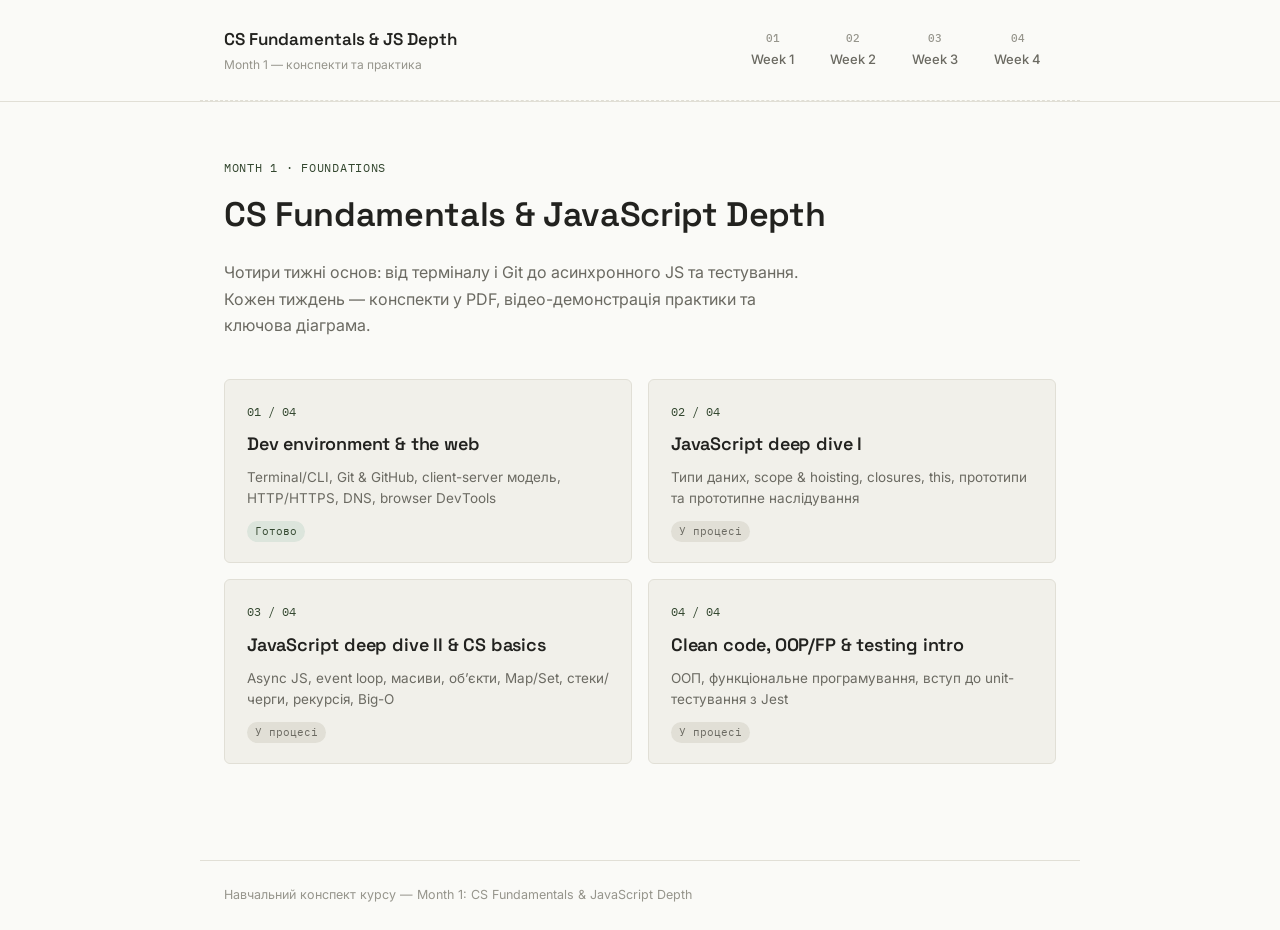
<file: index.html>
<!doctype html>
<html lang="uk">
  <head>
    <meta charset="UTF-8" />
    <meta name="viewport" content="width=device-width, initial-scale=1.0" />
    <title>CS Fundamentals & JavaScript Depth — Month 1</title>
    <link rel="stylesheet" href="style.css" />
  </head>
  <body>
    <header class="site-header">
      <div class="header-inner">
        <a href="index.html" class="brand"
          >CS Fundamentals &amp; JS Depth
          <span class="brand-sub">Month 1 — конспекти та практика</span>
        </a>
        <nav class="week-nav">
          <a href="week1.html"><span class="num">01</span>Week 1</a>
          <a href="week2.html"><span class="num">02</span>Week 2</a>
          <a href="week3.html"><span class="num">03</span>Week 3</a>
          <a href="week4.html"><span class="num">04</span>Week 4</a>
        </nav>
      </div>
      <div class="nav-path"></div>
    </header>

    <main>
      <div class="eyebrow">Month 1 · Foundations</div>
      <h1 class="page-title">CS Fundamentals &amp; JavaScript Depth</h1>
      <p class="page-lede">
        Чотири тижні основ: від терміналу і Git до асинхронного JS та
        тестування. Кожен тиждень — конспекти у PDF, відео-демонстрація практики
        та ключова діаграма.
      </p>

      <div class="week-grid">
        <a href="week1.html" class="week-card">
          <span class="num">01 / 04</span>
          <h3>Dev environment &amp; the web</h3>
          <p>
            Terminal/CLI, Git &amp; GitHub, client-server модель, HTTP/HTTPS,
            DNS, browser DevTools
          </p>
          <span class="status-pill">Готово</span>
        </a>

        <a href="week2.html" class="week-card">
          <span class="num">02 / 04</span>
          <h3>JavaScript deep dive I</h3>
          <p>
            Типи даних, scope &amp; hoisting, closures, this, прототипи та
            прототипне наслідування
          </p>
          <span class="status-pill pending">У процесі</span>
        </a>

        <a href="week3.html" class="week-card">
          <span class="num">03 / 04</span>
          <h3>JavaScript deep dive II &amp; CS basics</h3>
          <p>
            Async JS, event loop, масиви, обʼєкти, Map/Set, стеки/черги,
            рекурсія, Big-O
          </p>
          <span class="status-pill pending">У процесі</span>
        </a>

        <a href="week4.html" class="week-card">
          <span class="num">04 / 04</span>
          <h3>Clean code, OOP/FP &amp; testing intro</h3>
          <p>
            ООП, функціональне програмування, вступ до unit-тестування з Jest
          </p>
          <span class="status-pill pending">У процесі</span>
        </a>
      </div>
    </main>

    <footer>
      Навчальний конспект курсу — Month 1: CS Fundamentals &amp; JavaScript
      Depth
    </footer>
  </body>

  
</html>
</file>
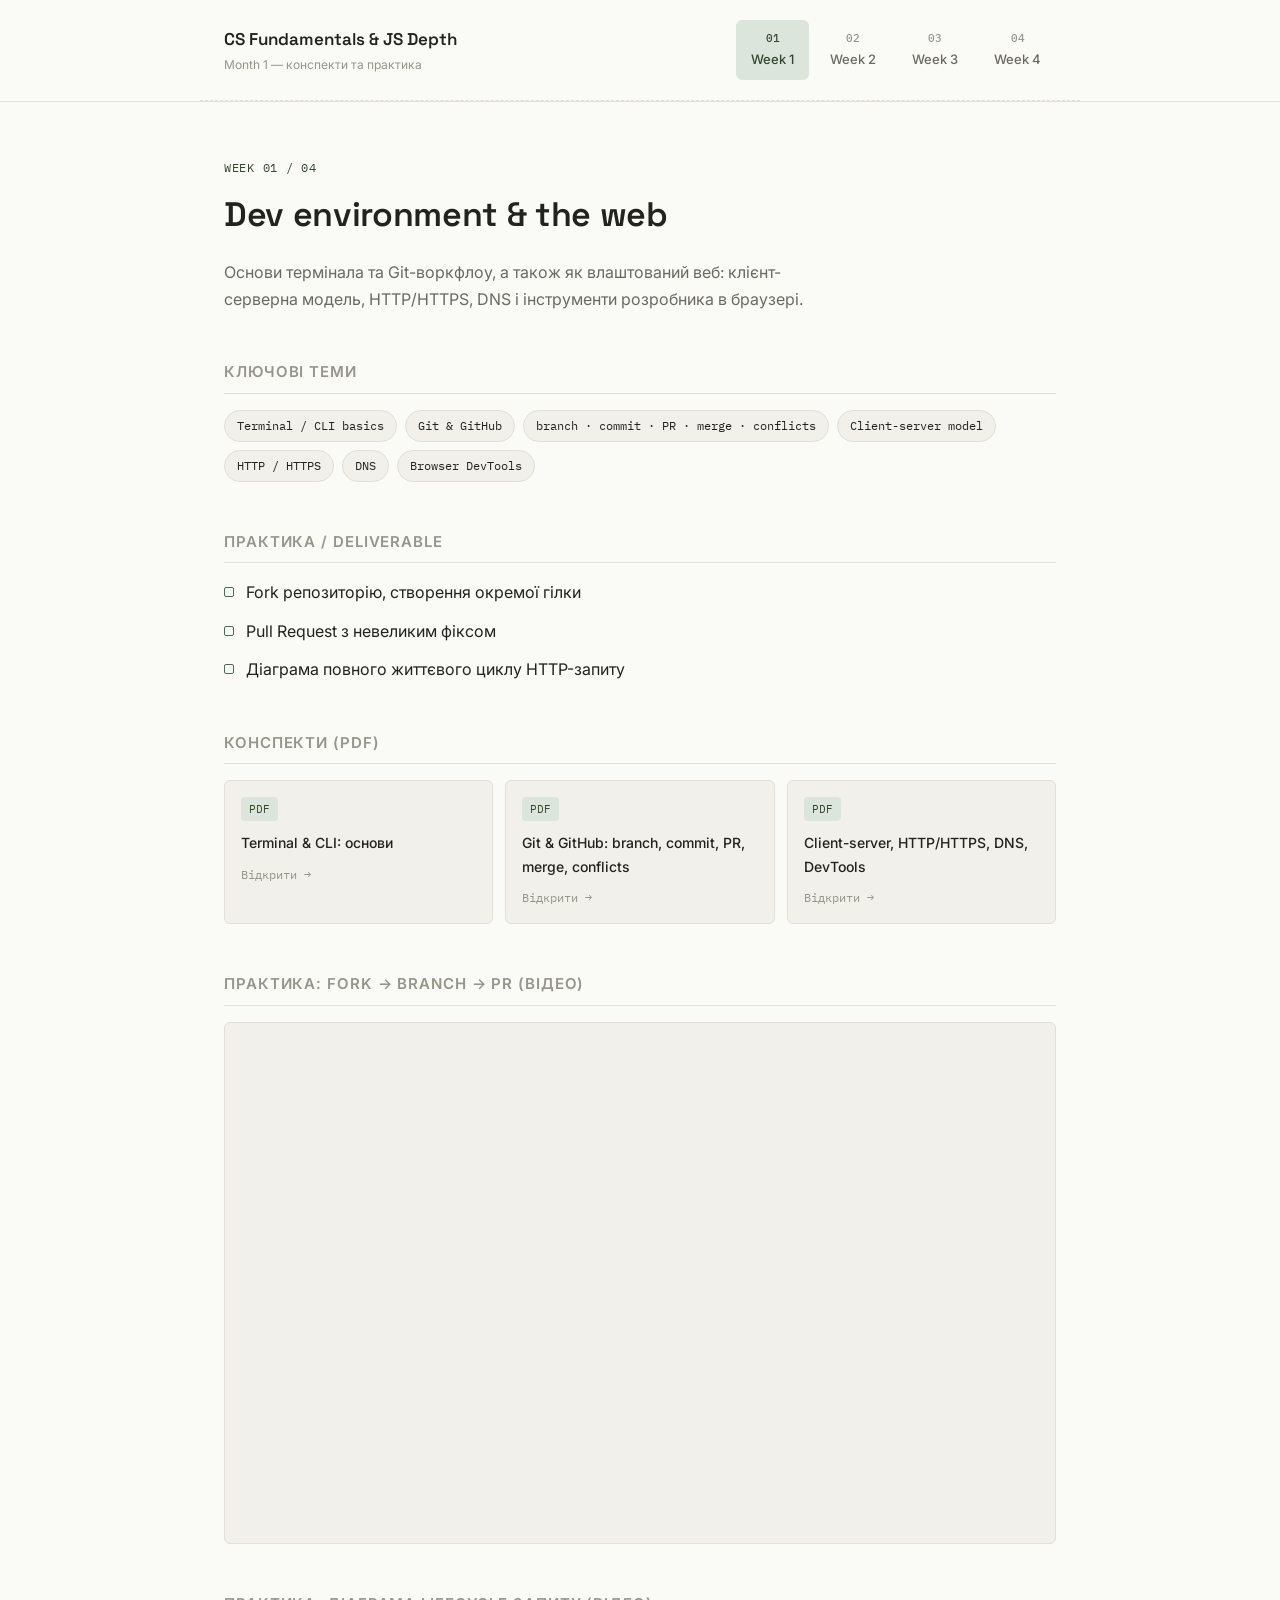
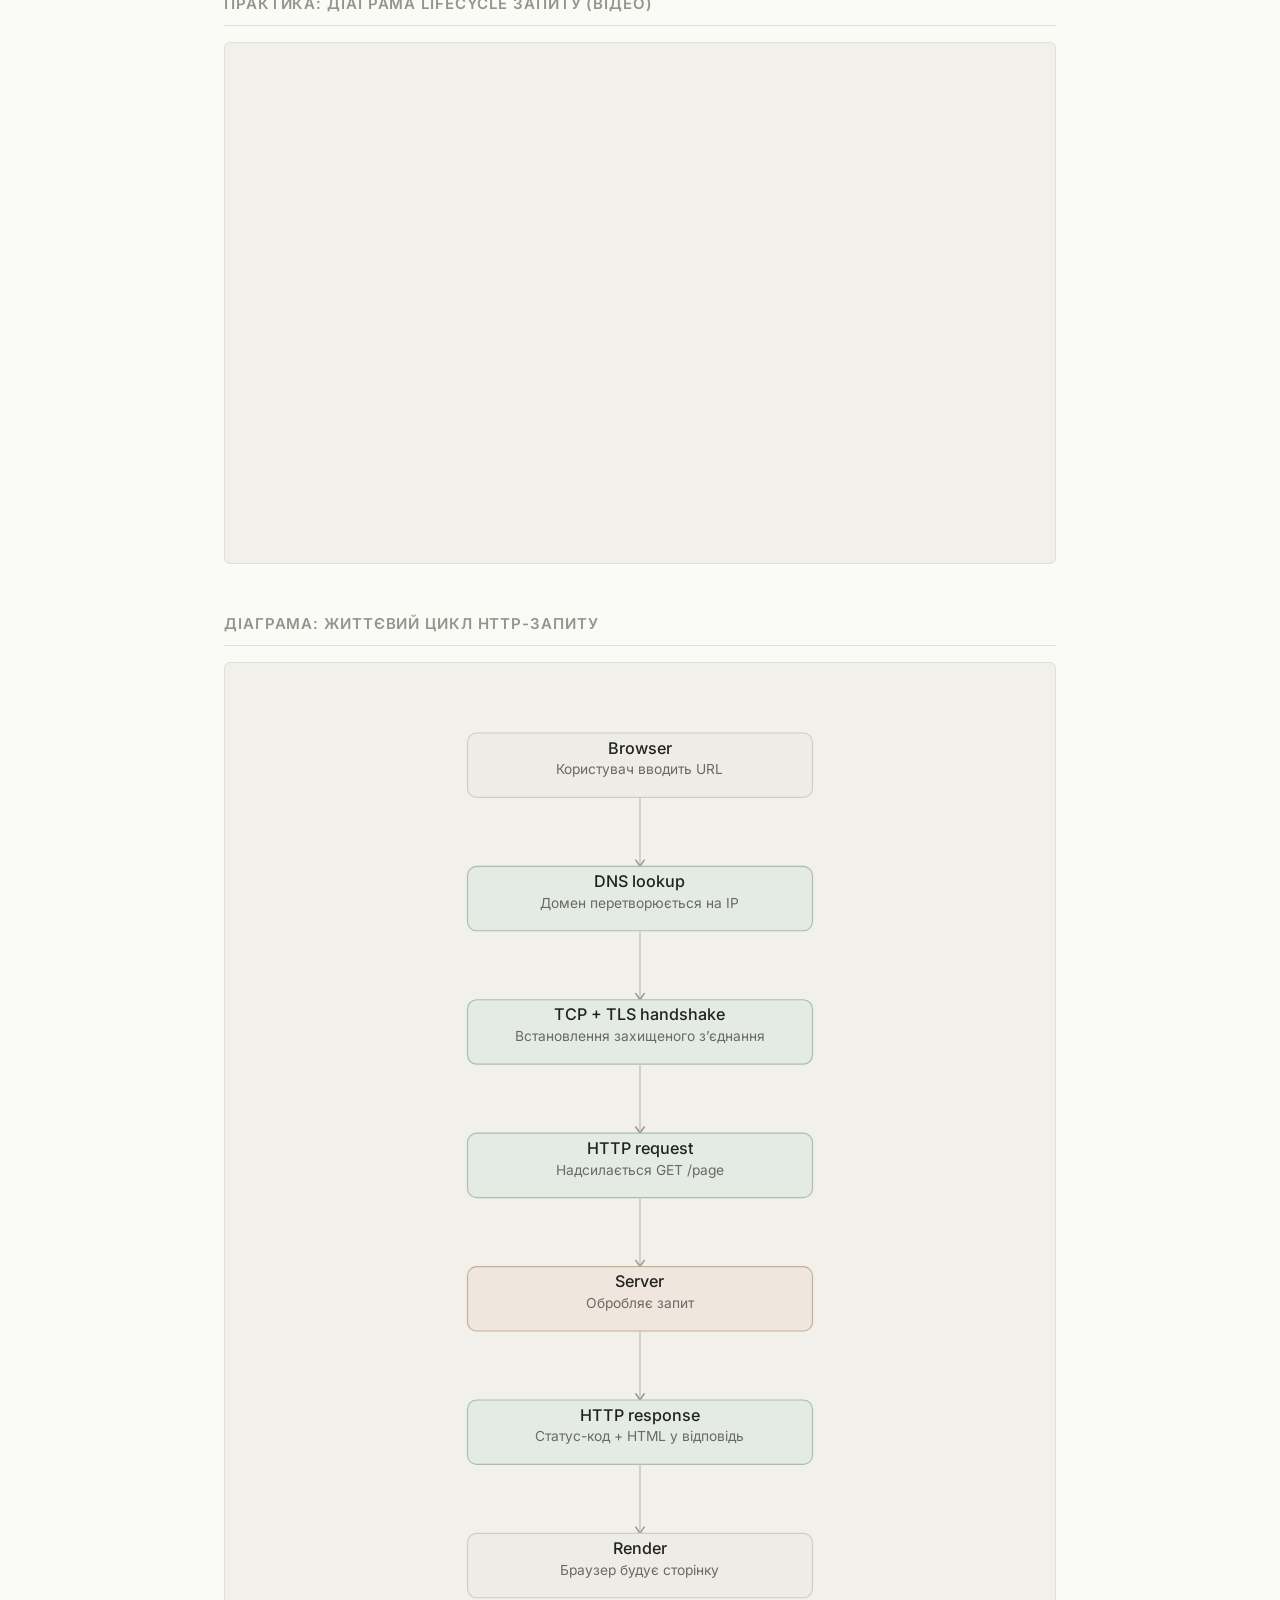
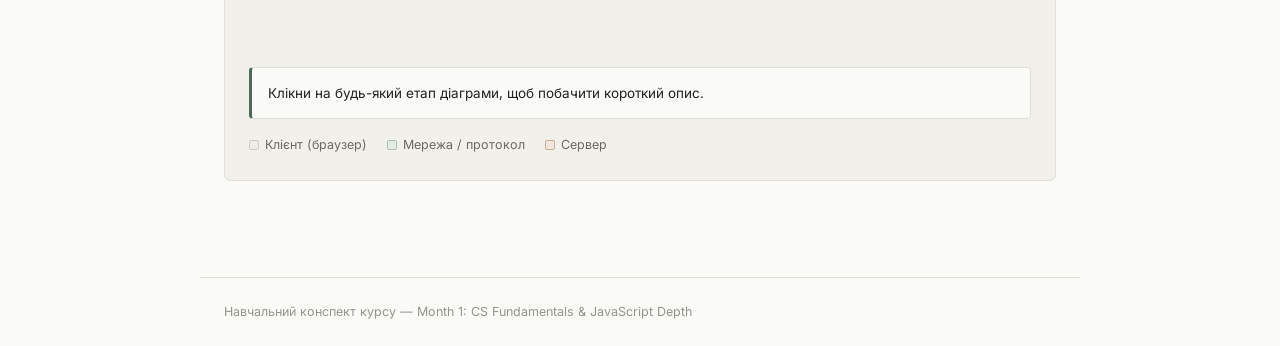
<file: week1.html>
<!DOCTYPE html>
<html lang="uk">
<head>
<meta charset="UTF-8">
<meta name="viewport" content="width=device-width, initial-scale=1.0">
<title>Week 1 — Dev environment & the web</title>
<link rel="stylesheet" href="style.css">
</head>
<body>

<header class="site-header">
  <div class="header-inner">
    <a href="index.html" class="brand">CS Fundamentals &amp; JS Depth
      <span class="brand-sub">Month 1 — конспекти та практика</span>
    </a>
    <nav class="week-nav">
      <a href="week1.html" class="active"><span class="num">01</span>Week 1</a>
      <a href="week2.html"><span class="num">02</span>Week 2</a>
      <a href="week3.html"><span class="num">03</span>Week 3</a>
      <a href="week4.html"><span class="num">04</span>Week 4</a>
    </nav>
  </div>
  <div class="nav-path"></div>
</header>

<main>
  <div class="eyebrow">Week 01 / 04</div>
  <h1 class="page-title">Dev environment &amp; the web</h1>
  <p class="page-lede">Основи термінала та Git-воркфлоу, а також як влаштований веб: клієнт-серверна модель, HTTP/HTTPS, DNS і інструменти розробника в браузері.</p>

  <section class="block">
    <h2>Ключові теми</h2>
    <div class="topic-pills">
      <span class="topic-pill">Terminal / CLI basics</span>
      <span class="topic-pill">Git &amp; GitHub</span>
      <span class="topic-pill">branch · commit · PR · merge · conflicts</span>
      <span class="topic-pill">Client-server model</span>
      <span class="topic-pill">HTTP / HTTPS</span>
      <span class="topic-pill">DNS</span>
      <span class="topic-pill">Browser DevTools</span>
    </div>
  </section>

  <section class="block">
    <h2>Практика / Deliverable</h2>
    <ul class="deliverables">
      <li>Fork репозиторію, створення окремої гілки</li>
      <li>Pull Request з невеликим фіксом</li>
      <li>Діаграма повного життєвого циклу HTTP-запиту</li>
    </ul>
  </section>

  <section class="block">
    <h2>Конспекти (PDF)</h2>
    <div class="material-grid">
      <a href="assets/pdf/terminal-cli-basics.pdf" class="material-card" target="_blank">
        <span class="icon">PDF</span>
        <span class="name">Terminal &amp; CLI: основи</span>
        <span class="action">Відкрити →</span>
      </a>
      <a href="assets/pdf/git-github-branch-commit-pr-merge.pdf" class="material-card" target="_blank">
        <span class="icon">PDF</span>
        <span class="name">Git &amp; GitHub: branch, commit, PR, merge, conflicts</span>
        <span class="action">Відкрити →</span>
      </a>
      <a href="assets/pdf/client-server-http-dns-devtools.pdf" class="material-card" target="_blank">
        <span class="icon">PDF</span>
        <span class="name">Client-server, HTTP/HTTPS, DNS, DevTools</span>
        <span class="action">Відкрити →</span>
      </a>
    </div>
  </section>

  <section class="block">
    <h2>Практика: Fork → Branch → PR (відео)</h2>
    <div class="video-frame">
      <iframe src="https://www.loom.com/embed/35b9f9bf7b89439ea864d4e6923fde1d" allowfullscreen></iframe>
    </div>
  </section>

  <section class="block">
    <h2>Практика: діаграма lifecycle запиту (відео)</h2>
    <div class="video-frame">
      <iframe src="https://www.loom.com/embed/f352c483d9394defa8c09c53f41d0b92" allowfullscreen></iframe>
    </div>
  </section>

  <section class="block">
    <h2>Діаграма: життєвий цикл HTTP-запиту</h2>
    <div class="diagram-wrap">
      <svg width="100%" viewBox="0 0 680 832" role="img">
        <title>Повний життєвий цикл HTTP-запиту</title>
        <desc>Схема кроків від введення URL у браузері до відображення сторінки: браузер, DNS-lookup, TCP+TLS handshake, HTTP-запит, сервер, HTTP-відповідь, рендер сторінки.</desc>
        <defs>
          <marker id="arrow" viewBox="0 0 10 10" refX="8" refY="5" markerWidth="6" markerHeight="6" orient="auto-start-reverse">
            <path d="M2 1L8 5L2 9" fill="none" stroke="#9B9890" stroke-width="1.5" stroke-linecap="round" stroke-linejoin="round"/>
          </marker>
        </defs>

        <g class="stage-box stage-client" onclick="selectStage(this,'browser')" tabindex="0" role="button" aria-label="Browser: користувач вводить URL">
          <rect x="190" y="40" width="300" height="56" rx="8"/>
          <text class="title" x="340" y="58" text-anchor="middle">Browser</text>
          <text class="subtitle" x="340" y="76" text-anchor="middle">Користувач вводить URL</text>
        </g>
        <line x1="340" y1="96" x2="340" y2="156" class="stage-connector" marker-end="url(#arrow)"/>

        <g class="stage-box stage-network" onclick="selectStage(this,'dns')" tabindex="0" role="button" aria-label="DNS lookup">
          <rect x="190" y="156" width="300" height="56" rx="8"/>
          <text class="title" x="340" y="174" text-anchor="middle">DNS lookup</text>
          <text class="subtitle" x="340" y="192" text-anchor="middle">Домен перетворюється на IP</text>
        </g>
        <line x1="340" y1="212" x2="340" y2="272" class="stage-connector" marker-end="url(#arrow)"/>

        <g class="stage-box stage-network" onclick="selectStage(this,'tls')" tabindex="0" role="button" aria-label="TCP + TLS handshake">
          <rect x="190" y="272" width="300" height="56" rx="8"/>
          <text class="title" x="340" y="290" text-anchor="middle">TCP + TLS handshake</text>
          <text class="subtitle" x="340" y="308" text-anchor="middle">Встановлення захищеного зʼєднання</text>
        </g>
        <line x1="340" y1="328" x2="340" y2="388" class="stage-connector" marker-end="url(#arrow)"/>

        <g class="stage-box stage-network" onclick="selectStage(this,'request')" tabindex="0" role="button" aria-label="HTTP request">
          <rect x="190" y="388" width="300" height="56" rx="8"/>
          <text class="title" x="340" y="406" text-anchor="middle">HTTP request</text>
          <text class="subtitle" x="340" y="424" text-anchor="middle">Надсилається GET /page</text>
        </g>
        <line x1="340" y1="444" x2="340" y2="504" class="stage-connector" marker-end="url(#arrow)"/>

        <g class="stage-box stage-server" onclick="selectStage(this,'server')" tabindex="0" role="button" aria-label="Server">
          <rect x="190" y="504" width="300" height="56" rx="8"/>
          <text class="title" x="340" y="522" text-anchor="middle">Server</text>
          <text class="subtitle" x="340" y="540" text-anchor="middle">Обробляє запит</text>
        </g>
        <line x1="340" y1="560" x2="340" y2="620" class="stage-connector" marker-end="url(#arrow)"/>

        <g class="stage-box stage-network" onclick="selectStage(this,'response')" tabindex="0" role="button" aria-label="HTTP response">
          <rect x="190" y="620" width="300" height="56" rx="8"/>
          <text class="title" x="340" y="638" text-anchor="middle">HTTP response</text>
          <text class="subtitle" x="340" y="656" text-anchor="middle">Статус-код + HTML у відповідь</text>
        </g>
        <line x1="340" y1="676" x2="340" y2="736" class="stage-connector" marker-end="url(#arrow)"/>

        <g class="stage-box stage-client" onclick="selectStage(this,'render')" tabindex="0" role="button" aria-label="Render">
          <rect x="190" y="736" width="300" height="56" rx="8"/>
          <text class="title" x="340" y="754" text-anchor="middle">Render</text>
          <text class="subtitle" x="340" y="772" text-anchor="middle">Браузер будує сторінку</text>
        </g>
      </svg>

      <div class="stage-desc-panel" id="stage-desc">
        Клікни на будь-який етап діаграми, щоб побачити короткий опис.
      </div>

      <div class="legend">
        <div class="legend-item"><span class="legend-swatch" style="background:#EDECE6;border:1px solid #CFCDBF"></span>Клієнт (браузер)</div>
        <div class="legend-item"><span class="legend-swatch" style="background:#E3EBE4;border:1px solid #A9BFAC"></span>Мережа / протокол</div>
        <div class="legend-item"><span class="legend-swatch" style="background:#EFE6DD;border:1px solid #C9AE93"></span>Сервер</div>
      </div>
    </div>
  </section>

  <script>
    const stageDescriptions = {
      browser: 'Користувач вводить адресу в браузер. Браузер перевіряє власний кеш і готується сформувати запит.',
      dns: 'Домен (наприклад example.com) неможливо використати напряму — DNS-резолвер перетворює його на IP-адресу сервера.',
      tls: 'Браузер встановлює TCP-зʼєднання із сервером за отриманою IP-адресою і узгоджує шифрування (TLS handshake для HTTPS).',
      request: 'Браузер надсилає HTTP-запит: метод (GET/POST), URL, заголовки і, за потреби, тіло запиту.',
      server: 'Сервер отримує запит, обробляє його і, за потреби, звертається до бази даних за даними.',
      response: 'Сервер повертає HTTP-відповідь: статус-код (200, 404, 500…), заголовки і тіло — HTML, JSON або інші дані.',
      render: 'Браузер отримує HTML, будує DOM, довантажує CSS/JS/зображення і показує готову сторінку користувачу.'
    };

    function selectStage(el, key) {
      document.querySelectorAll('.stage-box').forEach(n => n.classList.remove('stage-active'));
      el.classList.add('stage-active');
      document.getElementById('stage-desc').textContent = stageDescriptions[key];
    }

    document.querySelectorAll('.stage-box').forEach(el => {
      el.addEventListener('keydown', e => {
        if (e.key === 'Enter' || e.key === ' ') { e.preventDefault(); el.dispatchEvent(new Event('click')); }
      });
    });
  </script>

</main>

<footer>
  Навчальний конспект курсу — Month 1: CS Fundamentals &amp; JavaScript Depth
</footer>

</body>
</html>
</file>
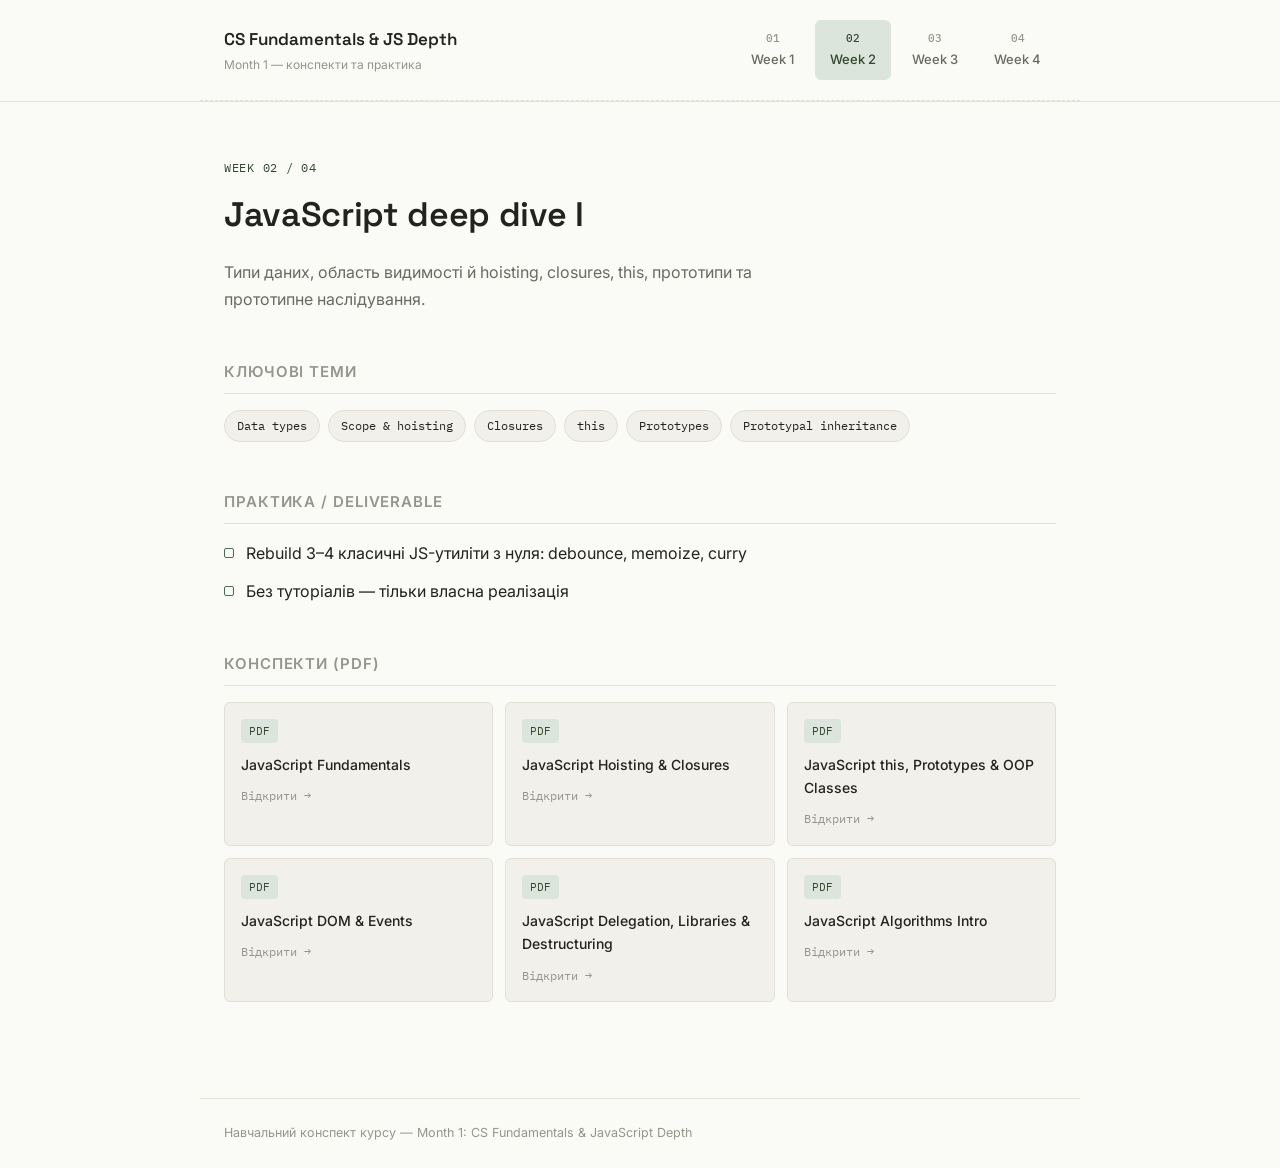
<file: week2.html>
<!doctype html>
<html lang="uk">
  <head>
    <meta charset="UTF-8" />
    <meta name="viewport" content="width=device-width, initial-scale=1.0" />
    <title>Week 2 — JavaScript deep dive I</title>
    <link rel="stylesheet" href="style.css" />
  </head>
  <body>
    <header class="site-header">
      <div class="header-inner">
        <a href="index.html" class="brand"
          >CS Fundamentals &amp; JS Depth
          <span class="brand-sub">Month 1 — конспекти та практика</span>
        </a>
        <nav class="week-nav">
          <a href="week1.html"><span class="num">01</span>Week 1</a>
          <a href="week2.html" class="active"
            ><span class="num">02</span>Week 2</a
          >
          <a href="week3.html"><span class="num">03</span>Week 3</a>
          <a href="week4.html"><span class="num">04</span>Week 4</a>
        </nav>
      </div>
      <div class="nav-path"></div>
    </header>

    <main>
      <div class="eyebrow">Week 02 / 04</div>
      <h1 class="page-title">JavaScript deep dive I</h1>
      <p class="page-lede">
        Типи даних, область видимості й hoisting, closures, this, прототипи та
        прототипне наслідування.
      </p>

      <section class="block">
        <h2>Ключові теми</h2>
        <div class="topic-pills">
          <span class="topic-pill">Data types</span>
          <span class="topic-pill">Scope &amp; hoisting</span>
          <span class="topic-pill">Closures</span>
          <span class="topic-pill">this</span>
          <span class="topic-pill">Prototypes</span>
          <span class="topic-pill">Prototypal inheritance</span>
        </div>
      </section>

      <section class="block">
        <h2>Практика / Deliverable</h2>
        <ul class="deliverables">
          <li>
            Rebuild 3–4 класичні JS-утиліти з нуля: debounce, memoize, curry
          </li>
          <li>Без туторіалів — тільки власна реалізація</li>
        </ul>
      </section>

      <section class="block">
        <h2>Конспекти (PDF)</h2>
        <div class="material-grid">
          <a
            href="assets/pdf/javascript-fundamentals.pdf"
            class="material-card"
            target="_blank"
          >
            <span class="icon">PDF</span>
            <span class="name">JavaScript Fundamentals</span>
            <span class="action">Відкрити →</span>
          </a>

          <a
            href="assets/pdf/javascript-hoisting-closures.pdf"
            class="material-card"
            target="_blank"
          >
            <span class="icon">PDF</span>
            <span class="name">JavaScript Hoisting & Closures</span>
            <span class="action">Відкрити →</span>
          </a>
          <a
            href="assets/pdf/javascript-this-prototypes-oop-classes.pdf"
            class="material-card"
            target="_blank"
          >
            <span class="icon">PDF</span>
            <span class="name">JavaScript this, Prototypes & OOP Classes</span>
            <span class="action">Відкрити →</span>
          </a>
           <a
            href="assets/pdf/javascript-dom-events.pdf"
            class="material-card"
            target="_blank"
          >
            <span class="icon">PDF</span>
            <span class="name">JavaScript DOM & Events</span>
            <span class="action">Відкрити →</span>
          </a>
           <a
            href="assets/pdf/javascript-delegation-libraries-destructuring.pdf"
            class="material-card"
            target="_blank"
          >
            <span class="icon">PDF</span>
            <span class="name">JavaScript Delegation, Libraries & Destructuring</span>
            <span class="action">Відкрити →</span>
          </a>
                 <a
            href="assets/pdf/javascript-algorithms-intro.pdf"
            class="material-card"
            target="_blank"
          >
            <span class="icon">PDF</span>
            <span class="name">JavaScript Algorithms Intro</span>
            <span class="action">Відкрити →</span>
          </a>
        </div>
      </section>
    </main>

    <footer>
      Навчальний конспект курсу — Month 1: CS Fundamentals &amp; JavaScript
      Depth
    </footer>
  </body>
</html>
</file>
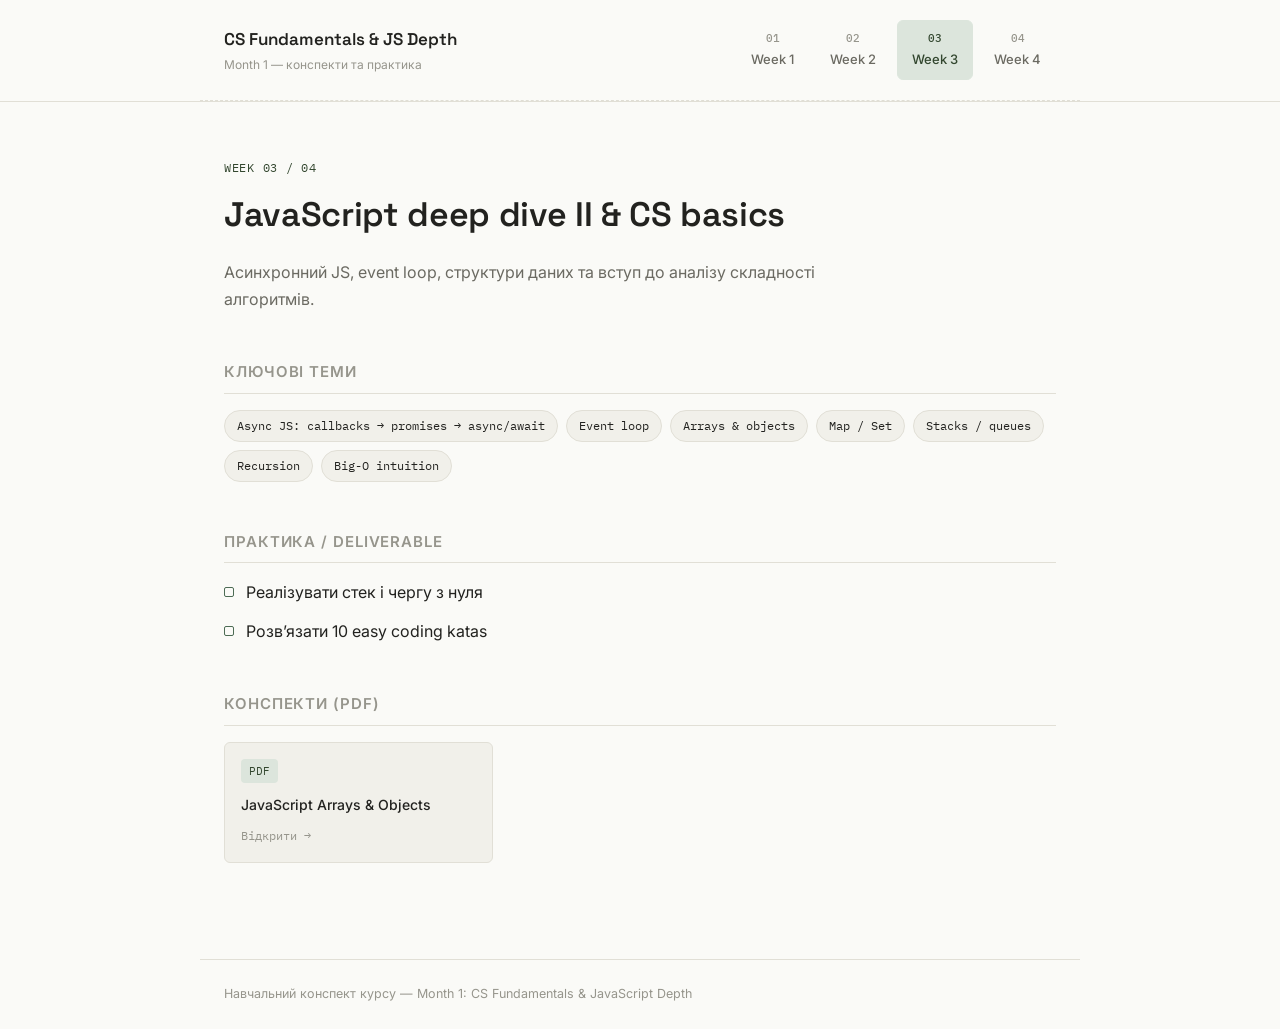
<file: week3.html>
<!doctype html>
<html lang="uk">
  <head>
    <meta charset="UTF-8" />
    <meta name="viewport" content="width=device-width, initial-scale=1.0" />
    <title>Week 3 — JavaScript deep dive II & CS basics</title>
    <link rel="stylesheet" href="style.css" />
  </head>
  <body>
    <header class="site-header">
      <div class="header-inner">
        <a href="index.html" class="brand"
          >CS Fundamentals &amp; JS Depth
          <span class="brand-sub">Month 1 — конспекти та практика</span>
        </a>
        <nav class="week-nav">
          <a href="week1.html"><span class="num">01</span>Week 1</a>
          <a href="week2.html"><span class="num">02</span>Week 2</a>
          <a href="week3.html" class="active"
            ><span class="num">03</span>Week 3</a
          >
          <a href="week4.html"><span class="num">04</span>Week 4</a>
        </nav>
      </div>
      <div class="nav-path"></div>
    </header>

    <main>
      <div class="eyebrow">Week 03 / 04</div>
      <h1 class="page-title">JavaScript deep dive II &amp; CS basics</h1>
      <p class="page-lede">
        Асинхронний JS, event loop, структури даних та вступ до аналізу
        складності алгоритмів.
      </p>

      <section class="block">
        <h2>Ключові теми</h2>
        <div class="topic-pills">
          <span class="topic-pill"
            >Async JS: callbacks → promises → async/await</span
          >
          <span class="topic-pill">Event loop</span>
          <span class="topic-pill">Arrays &amp; objects</span>
          <span class="topic-pill">Map / Set</span>
          <span class="topic-pill">Stacks / queues</span>
          <span class="topic-pill">Recursion</span>
          <span class="topic-pill">Big-O intuition</span>
        </div>
      </section>

      <section class="block">
        <h2>Практика / Deliverable</h2>
        <ul class="deliverables">
          <li>Реалізувати стек і чергу з нуля</li>
          <li>Розвʼязати 10 easy coding katas</li>
        </ul>
      </section>
      <section class="block">
        <h2>Конспекти (PDF)</h2>
        <div class="material-grid">
          <a
            href="assets/pdf/javaScript-arrays-objects.pdf"
            class="material-card"
            target="_blank"
          >
            <span class="icon">PDF</span>
            <span class="name">JavaScript Arrays & Objects</span>
            <span class="action">Відкрити →</span>
          </a>
        </div>
      </section>
    </main>

    <footer>
      Навчальний конспект курсу — Month 1: CS Fundamentals &amp; JavaScript
      Depth
    </footer>
  </body>
</html>
</file>
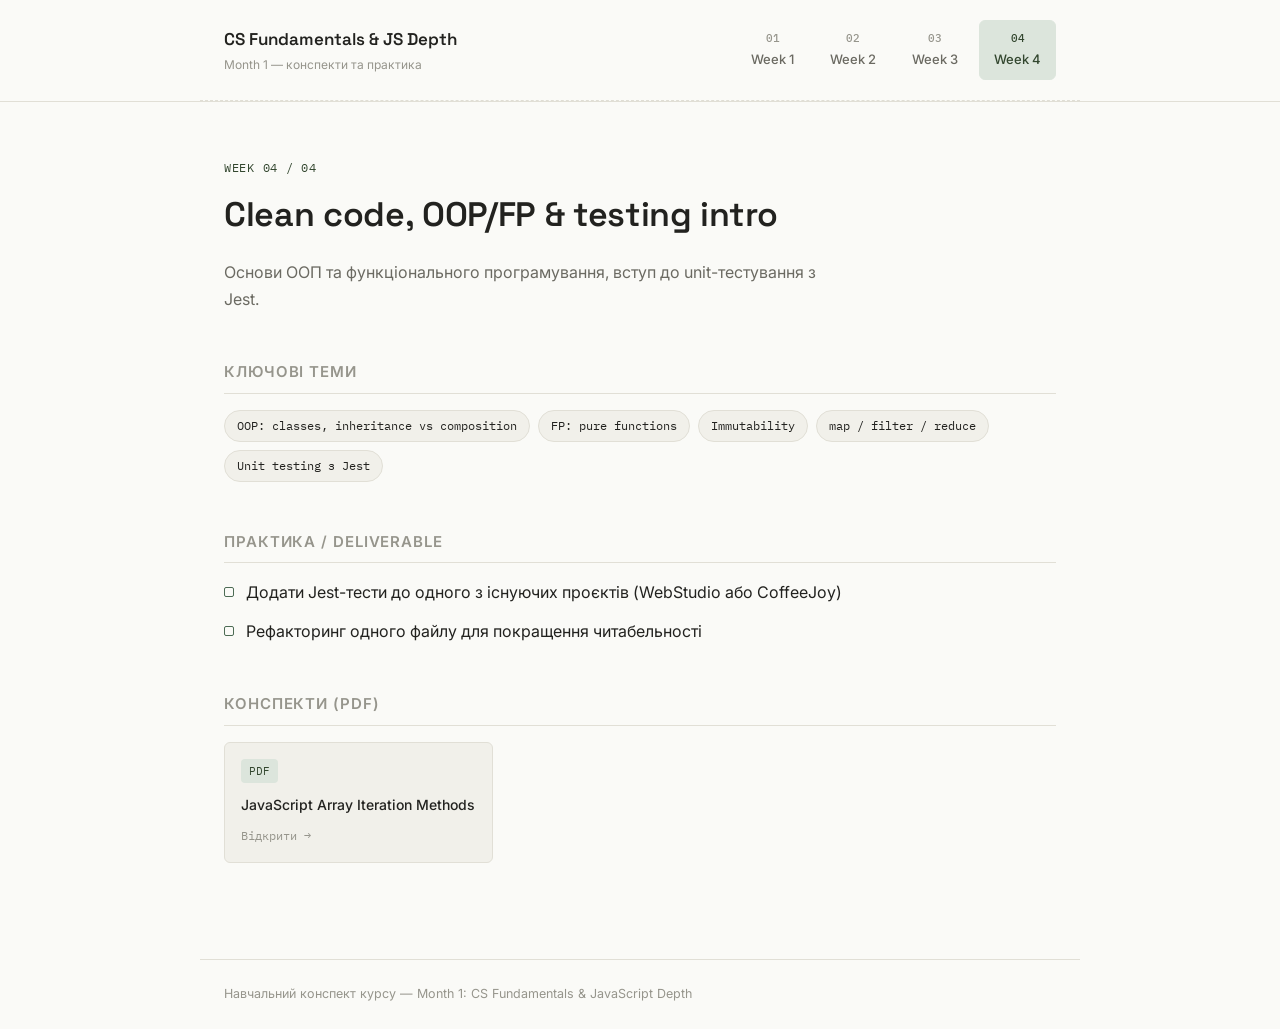
<file: week4.html>
<!DOCTYPE html>
<html lang="uk">
<head>
<meta charset="UTF-8">
<meta name="viewport" content="width=device-width, initial-scale=1.0">
<title>Week 4 — Clean code, OOP/FP & testing intro</title>
<link rel="stylesheet" href="style.css">
</head>
<body>

<header class="site-header">
  <div class="header-inner">
    <a href="index.html" class="brand">CS Fundamentals &amp; JS Depth
      <span class="brand-sub">Month 1 — конспекти та практика</span>
    </a>
    <nav class="week-nav">
      <a href="week1.html"><span class="num">01</span>Week 1</a>
      <a href="week2.html"><span class="num">02</span>Week 2</a>
      <a href="week3.html"><span class="num">03</span>Week 3</a>
      <a href="week4.html" class="active"><span class="num">04</span>Week 4</a>
    </nav>
  </div>
  <div class="nav-path"></div>
</header>

<main>
  <div class="eyebrow">Week 04 / 04</div>
  <h1 class="page-title">Clean code, OOP/FP &amp; testing intro</h1>
  <p class="page-lede">Основи ООП та функціонального програмування, вступ до unit-тестування з Jest.</p>

  <section class="block">
    <h2>Ключові теми</h2>
    <div class="topic-pills">
      <span class="topic-pill">OOP: classes, inheritance vs composition</span>
      <span class="topic-pill">FP: pure functions</span>
      <span class="topic-pill">Immutability</span>
      <span class="topic-pill">map / filter / reduce</span>
      <span class="topic-pill">Unit testing з Jest</span>
    </div>
  </section>

  <section class="block">
    <h2>Практика / Deliverable</h2>
    <ul class="deliverables">
      <li>Додати Jest-тести до одного з існуючих проєктів (WebStudio або CoffeeJoy)</li>
      <li>Рефакторинг одного файлу для покращення читабельності</li>
    </ul>
  </section>

<section class="block">
    <h2>Конспекти (PDF)</h2>
    <div class="material-grid">
      <a href="assets/pdf/javascript-array-iteration-methods.pdf" class="material-card" target="_blank">
        <span class="icon">PDF</span>
        <span class="name">JavaScript Array Iteration Methods</span>
        <span class="action">Відкрити →</span>
      </a>
    
    </div>
  </section>

</main>

<footer>
  Навчальний конспект курсу — Month 1: CS Fundamentals &amp; JavaScript Depth
</footer>

</body>
</html>
</file>
<file: style.css>
@import url('https://fonts.googleapis.com/css2?family=Space+Grotesk:wght@500;600;700&family=Inter:wght@400;500;600&family=IBM+Plex+Mono:wght@400;500&display=swap');

:root {
  --bg: #FAFAF7;
  --bg-card: #F1F0EA;
  --text: #22221F;
  --text-muted: #6B6A62;
  --text-faint: #96958C;
  --accent: #4C6B54;
  --accent-soft: #DCE5DC;
  --accent-text: #33472F;
  --border: #E1DFD6;
  --border-strong: #CFCDBF;
  --radius: 6px;
  --max-width: 880px;
}

* { box-sizing: border-box; }

html { scroll-behavior: smooth; }

body {
  margin: 0;
  background: var(--bg);
  color: var(--text);
  font-family: 'Inter', sans-serif;
  font-size: 16px;
  line-height: 1.65;
  -webkit-font-smoothing: antialiased;
}

h1, h2, h3 {
  font-family: 'Space Grotesk', sans-serif;
  font-weight: 600;
  letter-spacing: -0.01em;
  margin: 0;
}

code, .mono {
  font-family: 'IBM Plex Mono', monospace;
}

a { color: inherit; }

/* ---------- Header / nav ---------- */

header.site-header {
  border-bottom: 1px solid var(--border);
  position: sticky;
  top: 0;
  background: rgba(250, 250, 247, 0.92);
  backdrop-filter: blur(6px);
  z-index: 10;
}

.header-inner {
  max-width: var(--max-width);
  margin: 0 auto;
  padding: 20px 24px;
  display: flex;
  align-items: center;
  justify-content: space-between;
  gap: 24px;
  flex-wrap: wrap;
}

.brand {
  font-family: 'Space Grotesk', sans-serif;
  font-weight: 600;
  font-size: 17px;
  text-decoration: none;
  color: var(--text);
}

.brand-sub {
  display: block;
  font-family: 'Inter', sans-serif;
  font-weight: 400;
  font-size: 12px;
  color: var(--text-faint);
  margin-top: 2px;
}

nav.week-nav {
  display: flex;
  gap: 6px;
}

nav.week-nav a {
  display: flex;
  flex-direction: column;
  align-items: center;
  gap: 2px;
  text-decoration: none;
  padding: 8px 14px;
  border-radius: var(--radius);
  color: var(--text-muted);
  font-size: 13px;
  font-weight: 500;
  border: 1px solid transparent;
  transition: border-color .15s ease, color .15s ease;
}

nav.week-nav a .num {
  font-family: 'IBM Plex Mono', monospace;
  font-size: 11px;
  color: var(--text-faint);
}

nav.week-nav a:hover {
  border-color: var(--border-strong);
  color: var(--text);
}

nav.week-nav a.active {
  color: var(--accent-text);
  background: var(--accent-soft);
  border-color: var(--accent-soft);
}

nav.week-nav a.active .num { color: var(--accent-text); }

/* signature: dashed path under nav, evokes a request's path */
.nav-path {
  max-width: var(--max-width);
  margin: 0 auto;
  height: 1px;
  border-bottom: 1px dashed var(--border-strong);
  opacity: 0.6;
}

/* ---------- Layout ---------- */

main {
  max-width: var(--max-width);
  margin: 0 auto;
  padding: 56px 24px 96px;
}

.eyebrow {
  font-family: 'IBM Plex Mono', monospace;
  font-size: 12px;
  color: var(--accent-text);
  text-transform: uppercase;
  letter-spacing: 0.06em;
  margin-bottom: 10px;
}

h1.page-title {
  font-size: 34px;
  margin-bottom: 8px;
}

.page-lede {
  color: var(--text-muted);
  font-size: 16px;
  max-width: 60ch;
  margin-bottom: 40px;
}

section.block {
  margin-top: 48px;
}

section.block h2 {
  font-size: 15px;
  color: var(--text-faint);
  text-transform: uppercase;
  letter-spacing: 0.06em;
  font-family: 'Inter', sans-serif;
  font-weight: 600;
  margin-bottom: 16px;
  padding-bottom: 8px;
  border-bottom: 1px solid var(--border);
}

/* ---------- Index page: week cards ---------- */

.week-grid {
  display: grid;
  grid-template-columns: 1fr 1fr;
  gap: 16px;
  margin-top: 8px;
}

.week-card {
  display: block;
  text-decoration: none;
  background: var(--bg-card);
  border: 1px solid var(--border);
  border-radius: var(--radius);
  padding: 22px 22px 20px;
  transition: border-color .15s ease, transform .15s ease;
}

.week-card:hover {
  border-color: var(--accent);
  transform: translateY(-2px);
}

.week-card .num {
  font-family: 'IBM Plex Mono', monospace;
  font-size: 12px;
  color: var(--accent-text);
  margin-bottom: 8px;
  display: block;
}

.week-card h3 {
  font-size: 18px;
  margin-bottom: 8px;
}

.week-card p {
  color: var(--text-muted);
  font-size: 13.5px;
  margin: 0;
  line-height: 1.55;
}

.status-pill {
  display: inline-block;
  font-family: 'IBM Plex Mono', monospace;
  font-size: 10.5px;
  padding: 2px 8px;
  border-radius: 20px;
  margin-top: 12px;
  background: var(--accent-soft);
  color: var(--accent-text);
}

.status-pill.pending {
  background: var(--border);
  color: var(--text-muted);
}

/* ---------- Topic pills ---------- */

.topic-pills {
  display: flex;
  flex-wrap: wrap;
  gap: 8px;
}

.topic-pill {
  font-family: 'IBM Plex Mono', monospace;
  font-size: 12px;
  padding: 5px 12px;
  border-radius: 20px;
  background: var(--bg-card);
  border: 1px solid var(--border);
  color: var(--text);
}

/* ---------- Deliverables list ---------- */

ul.deliverables {
  list-style: none;
  margin: 0;
  padding: 0;
}

ul.deliverables li {
  position: relative;
  padding-left: 22px;
  margin-bottom: 12px;
  color: var(--text);
}

ul.deliverables li::before {
  content: "";
  position: absolute;
  left: 0;
  top: 8px;
  width: 8px;
  height: 8px;
  border: 1.5px solid var(--accent);
  border-radius: 2px;
}

/* ---------- Material cards (PDF links) ---------- */

.material-grid {
  display: grid;
  grid-template-columns: 1fr 1fr 1fr;
  gap: 12px;
}

.material-card {
  display: flex;
  flex-direction: column;
  gap: 10px;
  text-decoration: none;
  background: var(--bg-card);
  border: 1px solid var(--border);
  border-radius: var(--radius);
  padding: 16px;
  transition: border-color .15s ease;
}

.material-card:hover { border-color: var(--accent); }

.material-card .icon {
  font-family: 'IBM Plex Mono', monospace;
  font-size: 11px;
  color: var(--accent-text);
  background: var(--accent-soft);
  width: fit-content;
  padding: 3px 8px;
  border-radius: 4px;
}

.material-card .name {
  font-size: 14px;
  font-weight: 500;
  color: var(--text);
}

.material-card .action {
  font-family: 'IBM Plex Mono', monospace;
  font-size: 12px;
  color: var(--text-faint);
}

/* ---------- Video embed ---------- */

.video-frame {
  position: relative;
  padding-bottom: 62.5%;
  height: 0;
  border-radius: var(--radius);
  overflow: hidden;
  border: 1px solid var(--border);
  background: var(--bg-card);
}

.video-frame iframe {
  position: absolute;
  top: 0; left: 0;
  width: 100%; height: 100%;
  border: 0;
}

.video-placeholder {
  display: flex;
  align-items: center;
  justify-content: center;
  height: 220px;
  color: var(--text-faint);
  font-family: 'IBM Plex Mono', monospace;
  font-size: 13px;
  background: var(--bg-card);
  border: 1px dashed var(--border-strong);
  border-radius: var(--radius);
}

/* ---------- Diagram (request lifecycle) ---------- */

.diagram-wrap {
  background: var(--bg-card);
  border: 1px solid var(--border);
  border-radius: var(--radius);
  padding: 24px;
}

.stage-box rect { stroke-width: 1; }
.stage-box { cursor: pointer; }
.stage-box:hover rect { stroke-width: 1.5; }
.stage-box.stage-active rect { stroke-width: 2.5; stroke: var(--accent); }
.stage-box:focus { outline: none; }
.stage-box:focus rect { stroke: var(--accent); stroke-width: 2; }
.stage-client rect { fill: #EDECE6; stroke: var(--border-strong); }
.stage-network rect { fill: #E3EBE4; stroke: #A9BFAC; }
.stage-server rect { fill: #EFE6DD; stroke: #C9AE93; }

.stage-box .title { font: 500 14px 'Inter', sans-serif; fill: var(--text); pointer-events: none; }
.stage-box .subtitle { font: 400 12px 'Inter', sans-serif; fill: var(--text-muted); pointer-events: none; }
.stage-connector { stroke: var(--border-strong); stroke-width: 1.5; fill: none; }

.stage-desc-panel {
  margin-top: 16px;
  padding: 14px 16px;
  background: var(--bg);
  border: 1px solid var(--border);
  border-left: 3px solid var(--accent);
  border-radius: 4px;
  font-size: 13.5px;
  color: var(--text);
  min-height: 20px;
}

.legend {
  display: flex;
  gap: 20px;
  margin-top: 16px;
  flex-wrap: wrap;
}

.legend-item {
  display: flex;
  align-items: center;
  gap: 6px;
  font-size: 12.5px;
  color: var(--text-muted);
}

.legend-swatch {
  width: 10px; height: 10px;
  border-radius: 2px;
}

/* ---------- Coming soon (weeks 2-4) ---------- */

.coming-soon {
  background: var(--bg-card);
  border: 1px dashed var(--border-strong);
  border-radius: var(--radius);
  padding: 28px;
  text-align: center;
  color: var(--text-muted);
  font-size: 14px;
}

/* ---------- Footer ---------- */

footer {
  max-width: var(--max-width);
  margin: 0 auto;
  padding: 24px;
  border-top: 1px solid var(--border);
  color: var(--text-faint);
  font-size: 12.5px;
}

/* ---------- Responsive ---------- */

@media (max-width: 640px) {
  .week-grid { grid-template-columns: 1fr; }
  .material-grid { grid-template-columns: 1fr; }
  nav.week-nav a .num { display: none; }
  h1.page-title { font-size: 26px; }
}

/* ---------- Accessibility ---------- */

a:focus-visible, button:focus-visible {
  outline: 2px solid var(--accent);
  outline-offset: 2px;
}

@media (prefers-reduced-motion: reduce) {
  html { scroll-behavior: auto; }
  * { transition: none !important; }
}
</file>
